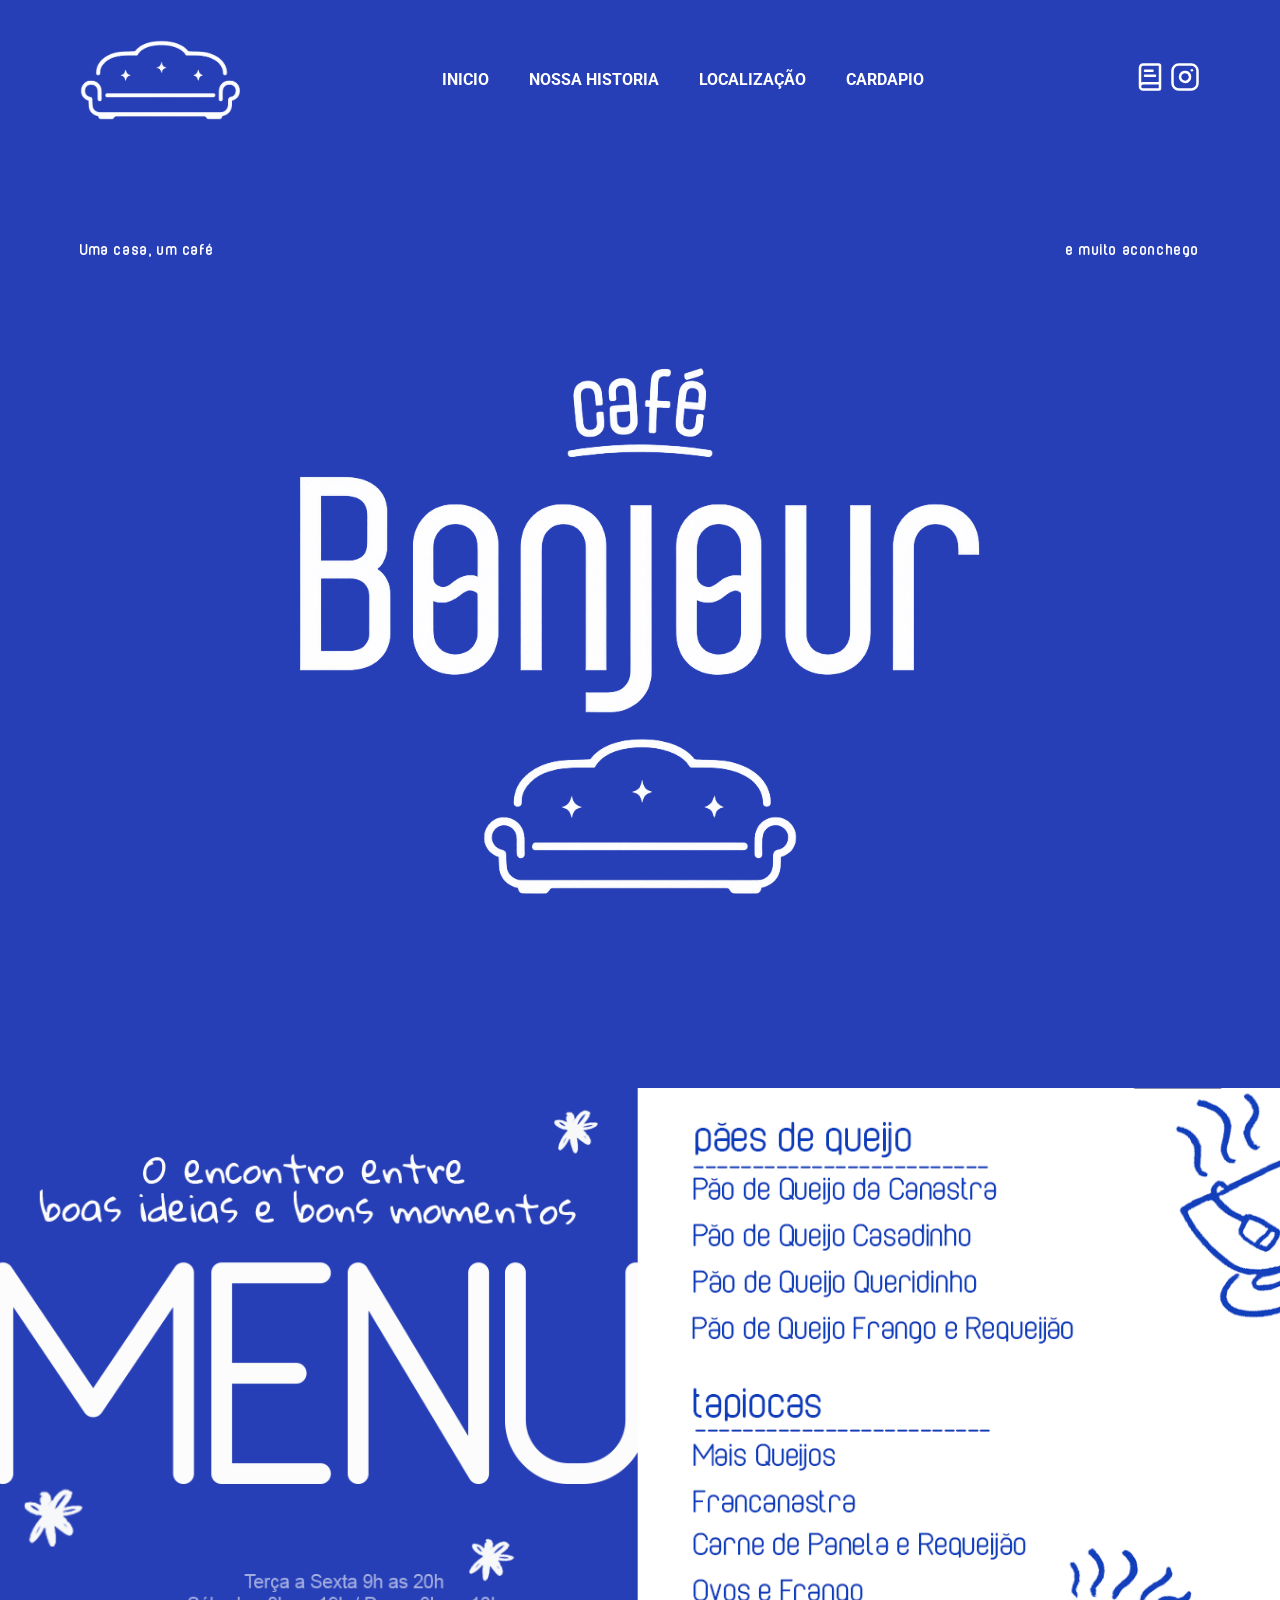
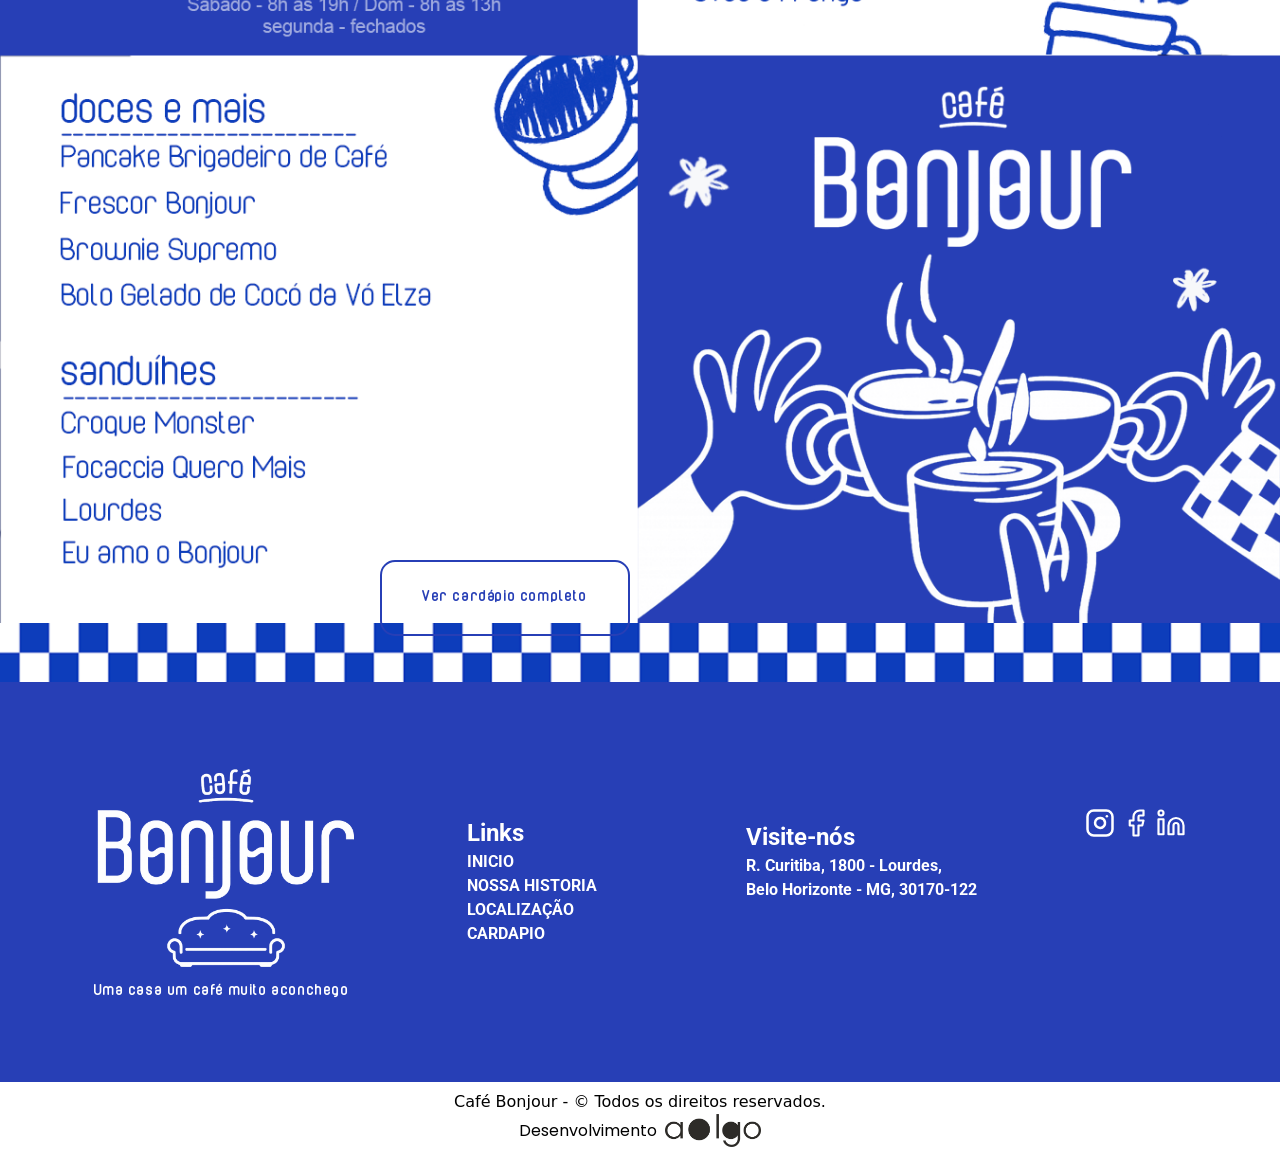
<file: cardapio.html>
<!DOCTYPE html>
<html lang="pt-br">

<head>
    <meta charset="UTF-8">
    <meta name="viewport" content="width=device-width, initial-scale=1.0">
    <title>Café Bonjour - Cardápio</title>
    <link rel="icon" href="img/favicon.png" type="image/png">

    <!--- Fontes do Google (só as que o site usa) --->
    <link rel="preconnect" href="https://fonts.googleapis.com">
    <link rel="preconnect" href="https://fonts.gstatic.com" crossorigin>
    <link href="https://fonts.googleapis.com/css2?family=Open+Sans:wght@400;700&family=Poppins:wght@400&family=Roboto:wght@400;700&display=swap" rel="stylesheet">

    <link rel="stylesheet" href="style.css">
</head>

<body class="pagina-cardapio">
    <!--- Ícones (declarados uma vez e reutilizados com <use>) --->
    <svg width="0" height="0" style="position:absolute" aria-hidden="true">
        <symbol id="i-livro" viewBox="0 0 24 24">
            <path d="M4 19.5v-15A2.5 2.5 0 0 1 6.5 2H19a1 1 0 0 1 1 1v18a1 1 0 0 1-1 1H6.5a1 1 0 0 1 0-5H20" />
            <path d="M8 11h8" />
            <path d="M8 7h6" />
        </symbol>
        <symbol id="i-instagram" viewBox="0 0 24 24">
            <rect width="20" height="20" x="2" y="2" rx="5" ry="5" />
            <path d="M16 11.37A4 4 0 1 1 12.63 8 4 4 0 0 1 16 11.37z" />
            <line x1="17.5" x2="17.51" y1="6.5" y2="6.5" />
        </symbol>
        <symbol id="i-facebook" viewBox="0 0 24 24">
            <path d="M18 2h-3a5 5 0 0 0-5 5v3H7v4h3v8h4v-8h3l1-4h-4V7a1 1 0 0 1 1-1h3z" />
        </symbol>
        <symbol id="i-linkedin" viewBox="0 0 24 24">
            <path d="M16 8a6 6 0 0 1 6 6v7h-4v-7a2 2 0 0 0-2-2 2 2 0 0 0-2 2v7h-4v-7a6 6 0 0 1 6-6z" />
            <rect width="4" height="12" x="2" y="9" />
            <circle cx="4" cy="4" r="2" />
        </symbol>
        <symbol id="i-menu" viewBox="0 0 24 24">
            <path d="M3 5h18" />
            <path d="M3 12h18" />
            <path d="M3 19h18" />
        </symbol>
    </svg>

    <!--- Fundo desfocado do cartão --->
    <div id="blurFundo" class="fundo-blur"></div>
    <!--- DESKTOP --->
    <div class="layout-desktop">
        <header class="cabecalho">
            <div class="cabecalho__conteudo">
                <!--- Logo --->
                <div class="cabecalho__logo">
                    <img src="img/header/sofá.png" alt="Sofá do Café Bonjour">
                </div>

                <!--- Menu --->
                <nav class="menu">
                    <ul class="menu__lista">
                        <li><a class="link-menu" href="index.html#inicio">INICIO</a></li>
                        <li><a class="link-menu" href="index.html#historia">NOSSA HISTORIA</a></li>
                        <li><a class="link-menu" href="index.html#localizacao">LOCALIZAÇÃO</a></li>
                        <li><a class="link-menu" href="index.htmlcardapio.html">CARDAPIO</a></li>
                    </ul>
                </nav>

                <!--- Espaço (mantém o alinhamento original do menu) --->
                <div class="cabecalho__espaco" aria-hidden="true"></div>

                <div>
                    <!--- Cartão --->
                    <button type="button" class="btn-cartao botao-icone" aria-label="Abrir cartão">
                        <svg class="icone"><use href="#i-livro"></use></svg>
                    </button>
                    <a target="_blank" rel="noopener noreferrer" href="https://www.instagram.com/cafebonjourbh/"><button type="button" class="botao-icone">
                            <svg class="icone"><use href="#i-instagram"></use></svg>
                        </button></a>
                </div>
            </div>
        </header>

    <main>
        <div class="cardapio__chamada">
            <h3>Uma casa, um café </h3>
            <h3>e muito aconchego</h3>
        </div>
        <div class="cardapio__logo">
            <img src="img/header/logo.png" alt="Logo Café Bonjour">
        </div>

        <!--- CARDÁPIO --->
        <div>
            <img class="cardapio__imagem" src="img/cardapio/cardapio.png" alt="Cardápio">

            <a href="https://menu.restaurantguru.com/m3/Cafe-Bonjour-Cafe-menu-7er-2.jpg" target="_blank" rel="noopener noreferrer">
                <button type="button" class="botao-cardapio">Ver cardápio completo</button>
            </a>
        </div>
    </main>

    <!--- DIVISÃO --->
    <div><img src="img/header/divisão.jpg" alt=""></div>

        <footer>
            <div class="rodape__topo">
                <div>
                    <img class="rodape__logo" src="img/header/logo.png" alt="Logo Café Bonjour">
                    <p class="rodape__slogan rodape__slogan--cabo">Uma casa um café muito aconchego</p>
                </div>

                <!--- Links --->
                <nav>
                    <ul class="rodape__lista">
                        <li class="rodape__titulo"><h3>Links</h3></li>
                        <li><a class="link-menu" href="index.html#inicio">INICIO</a></li>
                        <li><a class="link-menu" href="index.html#historia">NOSSA HISTORIA</a></li>
                        <li><a class="link-menu" href="index.html#localizacao">LOCALIZAÇÃO</a></li>
                        <li><a class="link-menu" href="index.htmlcardapio.html">CARDAPIO</a></li>
                    </ul>
                </nav>

                <!--- Endereço --->
                <nav>
                    <ul class="rodape__lista rodape__lista--endereco">
                        <li class="rodape__titulo"><h3>Visite-nós</h3></li>
                        <li><h3>R. Curitiba, 1800 - Lourdes, <br> Belo Horizonte - MG, 30170-122</h3></li>
                    </ul>
                </nav>

                <!--- Redes sociais --->
                <div class="rodape__redes">
                    <a target="_blank" rel="noopener noreferrer" href="https://www.instagram.com/cafebonjourbh/"><button type="button" class="botao-icone">
                            <svg class="icone"><use href="#i-instagram"></use></svg>
                        </button></a>
                    <a target="_blank" rel="noopener noreferrer" href="https://www.facebook.com/p/cafebonjourbh-100092669273430/"><button type="button" class="botao-icone">
                            <svg class="icone icone--fino"><use href="#i-facebook"></use></svg>
                        </button></a>
                    <a target="_blank" rel="noopener noreferrer" href="https://www.linkedin.com/company/caf%C3%A9-bonjour-bh/"><button type="button" class="botao-icone">
                            <svg class="icone icone--fino"><use href="#i-linkedin"></use></svg>
                        </button></a>
                </div>
            </div>

            <div class="rodape__base">
                <div class="rodape__linha">
                    <h3>Café Bonjour - © Todos os direitos reservados.</h3>
                </div>
                <div>
                    <span class="rodape__linha rodape__dev">
                        Desenvolvimento
                        <a target="_blank" rel="noopener noreferrer" href="link do meu portfolio ou do meu instagram"><img src="img/footer/logoDEV.png" alt="logoDEV"></a>
                    </span>
                </div>
            </div>
        </footer>
    </div>

    <!--- MOBILE --->
    <div class="layout-mobile">
        <header class="m-cabecalho">
            <div class="m-cabecalho__barra">
                <a class="m-cabecalho__logo" href="index.html"><img src="img/header/bonjour.png" alt="Café Bonjour"></a>
                <div class="m-cabecalho__acoes">
                    <button type="button" class="btn-cartao botao-icone" aria-label="Abrir cartão"><svg class="icone icone--mobile"><use href="#i-livro"></use></svg></button>
                    <a class="botao-icone" target="_blank" rel="noopener noreferrer" href="https://www.instagram.com/cafebonjourbh/" aria-label="Instagram"><svg class="icone icone--mobile"><use href="#i-instagram"></use></svg></a>
                    <button id="menu" type="button" class="botao-icone" aria-label="Abrir menu" aria-expanded="false" aria-controls="menu-mobile"><svg class="icone icone--mobile"><use href="#i-menu"></use></svg></button>
                </div>
            </div>
            <nav id="menu-mobile" class="m-menu">
                <ul class="m-menu__lista">
                <li><a class="link-menu" href="index.html#inicio">INICIO</a></li>
                <li><a class="link-menu" href="index.html#historia">NOSSA HISTORIA</a></li>
                <li><a class="link-menu" href="index.html#localizacao">LOCALIZAÇÃO</a></li>
                <li><a class="link-menu" href="cardapio.html">CARDAPIO</a></li>
                </ul>
            </nav>
        </header>

        <main class="m-cardapio">
            <div class="m-cardapio__chamada">
                <h3>Uma casa, um café</h3>
                <h3>e muito aconchego</h3>
            </div>
            <img class="m-cardapio__logo" src="img/header/logo.png" alt="Logo Café Bonjour">
            <img class="m-cardapio__imagem" src="img/cardapio/cardapio.png" alt="Cardápio">
            <div class="m-cardapio__botao">
                <a href="https://menu.restaurantguru.com/m3/Cafe-Bonjour-Cafe-menu-7er-2.jpg" target="_blank" rel="noopener noreferrer">
                    <button type="button" class="botao-cardapio botao-cardapio--estatico">Ver cardápio completo</button>
                </a>
            </div>
        </main>

        <div><img src="img/header/divisão.jpg" alt=""></div>

        <footer class="m-rodape">
            <div class="m-rodape__marca">
                <img class="m-rodape__logo" src="img/header/logo.png" alt="Logo Café Bonjour">
                <p>Uma casa um café muito aconchego</p>
            </div>
            <div>
                <h3 class="m-rodape__titulo">Links</h3>
                <ul class="m-rodape__links">
                <li><a class="link-menu" href="index.html#inicio">INICIO</a></li>
                <li><a class="link-menu" href="index.html#historia">NOSSA HISTORIA</a></li>
                <li><a class="link-menu" href="index.html#localizacao">LOCALIZAÇÃO</a></li>
                <li><a class="link-menu" href="cardapio.html">CARDAPIO</a></li>
                </ul>
            </div>
            <div>
                <h3 class="m-rodape__titulo">Visite-nós</h3>
                <p>R. Curitiba, 1800 - Lourdes,<br>Belo Horizonte - MG, 30170-122</p>
            </div>
            <div class="m-rodape__redes">
                <a class="botao-icone" target="_blank" rel="noopener noreferrer" href="https://www.instagram.com/cafebonjourbh/" aria-label="Instagram"><svg class="icone icone--mobile"><use href="#i-instagram"></use></svg></a>
                <a class="botao-icone" target="_blank" rel="noopener noreferrer" href="https://www.facebook.com/p/cafebonjourbh-100092669273430/" aria-label="Facebook"><svg class="icone icone--mobile icone--fino"><use href="#i-facebook"></use></svg></a>
                <a class="botao-icone" target="_blank" rel="noopener noreferrer" href="https://www.linkedin.com/company/caf%C3%A9-bonjour-bh/" aria-label="LinkedIn"><svg class="icone icone--mobile icone--fino"><use href="#i-linkedin"></use></svg></a>
            </div>
            <div class="m-rodape__base">
                <p>Café Bonjour - © Todos os direitos reservados.</p>
                <span class="m-rodape__dev">
                    Desenvolvimento ECHOOO
                </span>
            </div>
        </footer>
    </div>

    <script src="menuMobile.js"></script>
    <script src="script.js"></script>
</body>

</html>
</file>
<file: style.css>
/* ---------- 1. VARIÁVEIS ---------- */
:root {
  --azul: #273fb6;
  --branco: #fff;
  --ease: cubic-bezier(0.23, 1, 0.32, 1);

  /* Altura da faixa quadriculada (divisao.jpg = 2576x120). Ela escala com a
     largura da tela, então usamos a mesma proporção para o café acompanhar. */
  --divisor-h: calc(100vw * 120 / 2576);
  /* O fio de café começa na linha 46 de 339px da imagem (13,6% da largura).
     Somamos 4% para ele nascer um pouco acima da faixa, no azul do início. */
  --cafe-topo: 0.176;

  --m-titulo-fs: clamp(2.25rem, 12vw, 3.5rem);

  --fonte-padrao: ui-sans-serif, system-ui, sans-serif, "Apple Color Emoji",
    "Segoe UI Emoji", "Segoe UI Symbol", "Noto Color Emoji";
  --fonte-roboto: "Roboto", sans-serif;
  --fonte-opensans: "Open Sans", sans-serif;
  --fonte-poppins: "Poppins", sans-serif;
  /* Se o arquivo da fonte não existir, cai na fonte padrão (igual ao site antigo) */
  --fonte-cabo: "Cabo Rounded", var(--fonte-padrao);
}

@font-face {
  font-family: "Cabo Rounded";
  src: url("fonts/Cabo-Rounded-Regular.otf") format("opentype");
  font-weight: normal;
  font-style: normal;
}

/* ---------- 2. RESET (o que o Tailwind fazia por baixo dos panos) ---------- */
*,
*::before,
*::after {
  box-sizing: border-box;
  margin: 0;
  padding: 0;
  border: 0 solid;
}

html {
  line-height: 1.5;
  -webkit-text-size-adjust: 100%;
  font-family: var(--fonte-padrao);
}

h1, h2, h3, h4, h5, h6 {
  font-size: inherit;
  font-weight: inherit;
}

a {
  color: inherit;
  text-decoration: inherit;
}

ul {
  list-style: none;
}

img, svg, iframe {
  display: block;
  vertical-align: middle;
}

img {
  max-width: 100%;
  height: auto;
}

button {
  font: inherit;
  letter-spacing: inherit;
  color: inherit;
  background: transparent;
  border-radius: 0;
}

/* ---------- 3. CLASSES UTILITÁRIAS (as poucas que se repetem) ---------- */
.sem-clique { pointer-events: none; }

.fonte-roboto  { font-family: var(--fonte-roboto); }
.fonte-opensans { font-family: var(--fonte-opensans); }
.fonte-poppins { font-family: var(--fonte-poppins); }
.fonte-cabo    { font-family: var(--fonte-cabo); }

/* Troca desktop / mobile (antes: "hidden md:block" e "block md:hidden") */
.layout-desktop { display: none; }
.layout-mobile  { display: block; }

@media (min-width: 75rem) {
  .layout-desktop { display: block; }
  .layout-mobile  { display: none; }
}

/* ---------- 4. ÍCONES ---------- */
.icone {
  width: 30px;
  height: 30px;
  fill: none;
  stroke: var(--branco);
  stroke-width: 2;
  stroke-linecap: round;
  stroke-linejoin: round;
}

.icone--fino   { stroke-width: 1.75; }

.botao-icone {
  cursor: pointer;
  transition: all 0.3s var(--ease);
}

/* ---------- 5. LINKS DO MENU ---------- */
.link-menu {
  transition: all 0.3s var(--ease);
}

@media (hover: hover) {
  .link-menu:hover,
  .botao-icone:hover {
    opacity: 0.5;
  }
}

/* ---------- 6. CABEÇALHO ---------- */
.cabecalho {
  background: var(--azul);
}

.cabecalho__conteudo {
  display: flex;
  align-items: center;
  justify-content: space-between;
  padding: 2.5rem 5rem;
}

.cabecalho__logo {
  width: 10rem;
  pointer-events: none;
}

/* Item vazio que existia no flex e mantém o espaçamento original do menu */
.cabecalho__espaco {
  display: block;
}

.menu {
  margin-left: 6rem;
}

.menu__lista {
  display: flex;
  gap: 2.5rem;
  font-family: var(--fonte-roboto);
  font-weight: 700;
  color: var(--branco);
}

/* ---------- 7. INÍCIO ---------- */
.inicio {
  display: flex;
  height: 39.25rem;
  background: var(--azul);
}

.inicio__texto {
  display: flex;
  padding-left: 5rem;
  color: var(--branco);
}

.inicio__titulo {
  font-family: var(--fonte-roboto);
  font-weight: 700;
  font-size: 8rem;
  line-height: 1;
  letter-spacing: -0.025em;
}

.inicio__legenda {
  font-family: var(--fonte-opensans);
  font-size: 1.875rem;
  line-height: 1.2;
}

.inicio__cappuccino {
  position: absolute;
  top: 350px;
  left: 1050px;
  pointer-events: none;
}

/* ---------- 8. NOSSA HISTÓRIA ---------- */
.historia {
  --cafe-w: clamp(170px, 22vw, 300px);   /* largura do café: acompanha a tela */
  position: relative;
  height: 50rem;
  background: var(--branco);
  color: var(--azul);
}

.historia__titulos {
  font-family: var(--fonte-roboto);
  font-weight: 700;
  font-size: 8rem;
  line-height: 1;
  letter-spacing: -0.025em;
}

.historia__titulo {
  position: absolute;
  left: -10rem;
}

.historia__titulo--historia {
  top: 270px;
  transform: rotate(90deg);
}

.historia__titulo--nossa {
  top: 290px;
  transform: translate(11.25rem, 0.625rem) rotate(90deg);
}

/* O texto nunca passa por baixo do café: a largura máxima desconta o
   deslocamento do bloco e a largura da imagem. */
.historia__texto {
  max-width: 700px;
}

.historia__texto--1 {
  max-width: min(700px, calc(100% - 15rem - var(--cafe-w) - 2rem));
  transform: translate(15rem, 2.75rem);
}
.historia__texto--2 {
  max-width: min(700px, calc(100% - 22.5rem - var(--cafe-w) - 2rem));
  transform: translate(22.5rem, 2.75rem);
}
.historia__texto--3 {
  max-width: min(700px, calc(100% - 25rem - var(--cafe-w) - 2rem));
  transform: translate(25rem, 2.75rem);
}

/* Café caindo: colado na direita e ancorado na faixa quadriculada.
   - right: 0 -> nunca sai da tela, com qualquer zoom
   - width em vw -> cresce e diminui junto com a faixa
   - top -> sobe exatamente a altura da faixa (+ o respiro do fio),
            então o fio sempre "nasce" do mesmo ponto da divisória */
.historia__cafe {
  position: absolute;
  z-index: 2;
  right: 0;
  top: calc(-1 * (var(--divisor-h) + var(--cafe-w) * var(--cafe-topo)));
  width: var(--cafe-w);
  pointer-events: none;
}

/* ---------- 9. LOCALIZAÇÃO ----------
   Atenção: esta seção NÃO é "position: relative" de propósito.
   Os itens absolutos abaixo usam a página inteira como referência. */
.localizacao {
  height: 42.5rem;
  background: var(--azul);
}

.localizacao__conteudo {
  font-family: var(--fonte-roboto);
  font-weight: 700;
  font-size: 8rem;
  line-height: 1;
}

.localizacao__titulo {
  position: absolute;
  top: 1870px;
  left: -2.5rem;
  transform: rotate(90deg);
  color: var(--branco);
}

.localizacao__mapa {
  display: flex;
  justify-content: center;
  width: 100%;
}

.localizacao__mapa iframe {
  width: 700px;
  height: 500px;
  margin-left: 100px;
  margin-top: 100px;
  border: 0;
}

.localizacao__mao {
  position: absolute;
  top: 1849px;
  left: 0;
  pointer-events: none;
}

.localizacao__xicara {
  position: absolute;
  top: 1700px;
  left: 800px;
  width: 12rem;
  transform: rotate(12deg);
  pointer-events: none;
}

/* ---------- 10. RODAPÉ ---------- */
.rodape__topo {
  display: flex;
  justify-content: space-around;
  align-items: center;
  height: 25rem;
  padding: 0 2.5rem;
  background: var(--azul);
}

.rodape__logo {
  width: 16.5rem;
  pointer-events: none;
}

.rodape__slogan {
  font-family: var(--fonte-roboto);
  font-weight: 700;
  color: var(--branco);
}

.rodape__slogan--cabo {
  font-family: var(--fonte-cabo);
  letter-spacing: 0.1em;
}

.rodape__lista {
  font-family: var(--fonte-roboto);
  font-weight: 700;
  color: var(--branco);
}

.rodape__lista--endereco {
  margin-bottom: 2.5rem;
}

/* Margem que o "space-x-10" do Tailwind aplicava: alarga a coluna e
   mantém o espaçamento original entre as colunas do rodapé */
.rodape__lista > li:not(:last-child) {
  margin-right: 2.5rem;
}

.rodape__titulo {
  font-size: 1.5rem;
  line-height: 1.3333;
}

.rodape__redes {
  margin-bottom: 7rem;
}

.rodape__base {
  height: 4.5rem;
  padding: 0.5rem 0;
  background: var(--branco);
}

.rodape__linha {
  display: flex;
  align-items: center;
  justify-content: center;
  gap: 0.5rem;
}

.rodape__dev {
  font-family: var(--fonte-poppins);
}

.rodape__dev img {
  width: 6rem;
}

/* ---------- 11. PÁGINA DO CARDÁPIO ---------- */
.pagina-cardapio {
  background: var(--azul);
}

.cardapio__chamada {
  display: flex;
  justify-content: space-between;
  margin-top: 5rem;
  padding: 0 5rem;
  font-family: var(--fonte-cabo);
  font-weight: 700;
  letter-spacing: 0.1em;
  color: var(--branco);
}

.cardapio__logo {
  display: flex;
  justify-content: center;
  margin-bottom: 10rem;
}

.cardapio__logo img {
  width: 700px;
  margin-top: 5rem;
  pointer-events: none;
}

.cardapio__imagem {
  pointer-events: none;
}

/* Botão "Ver cardápio completo" (posição absoluta na página, como antes) */
.botao-cardapio {
  position: absolute;
  top: 2160px;
  left: 380px;
  display: inline-block;
  min-height: 3.75em;
  margin: 0;
  padding: 1.5em 2.5em;
  border: 2.5px solid var(--azul);
  border-radius: 0.9375em;
  background: transparent;
  color: var(--azul);
  font-family: var(--fonte-cabo);
  font-size: 16px;
  font-weight: 600;
  line-height: 1.5;
  letter-spacing: 0.1em;
  text-align: center;
  text-decoration: none;
  cursor: pointer;
  outline: none;
  appearance: none;
  user-select: none;
  touch-action: manipulation;
  will-change: transform;
  transition: all 0.3s var(--ease);
}

.botao-cardapio:focus-visible {
  outline: 2px solid var(--azul);
  outline-offset: 3px;
}

.botao-cardapio:disabled {
  pointer-events: none;
}

@media (hover: hover) {
  .botao-cardapio:hover {
    background: var(--azul);
    color: var(--branco);
    box-shadow: 0 10px 15px -3px rgb(0 0 0 / 0.1), 0 4px 6px -4px rgb(0 0 0 / 0.1);
    transform: translateY(-0.125rem);
  }
}

.botao-cardapio:active {
  box-shadow: none;
  transform: translateY(0);
}

/* ---------- 12. CARTÃO (abre ao clicar no ícone do livro) ---------- */
.fundo-blur {
  position: fixed;
  inset: 0;
  z-index: 9990;
  background: rgb(0 0 0 / 0.4);
  -webkit-backdrop-filter: blur(12px);
  backdrop-filter: blur(12px);
  opacity: 0;
  pointer-events: none;
  transition: opacity 0.3s;
}

.fundo-blur--ativo {
  opacity: 1;
  pointer-events: auto;
}

.cartao {
  position: fixed;
  top: 50%;
  left: 50%;
  z-index: 9999;
  width: 500px;
  max-width: 90vw;
  height: 300px;
  perspective: 1200px;
  opacity: 0;
  transform: translate(-50%, -50%) scale(0.5);
  transition: all 0.3s;
}

.cartao--visivel {
  opacity: 1;
  transform: translate(-50%, -50%) scale(1);
}

.cartao__giro {
  position: relative;
  width: 100%;
  height: 100%;
  transform-style: preserve-3d;
  transition: transform 0.5s ease;
  cursor: pointer;
}

.cartao__giro--virado {
  transform: rotateY(180deg);
}

.cartao__face {
  position: absolute;
  top: 50%;
  left: 50%;
  width: 100%;
  object-fit: contain;
  backface-visibility: hidden;
  -webkit-backface-visibility: hidden;
}

.cartao__face--frente {
  transform: translate(-50%, -50%);
}

.cartao__face--verso {
  transform: translate(-50%, -50%) rotateY(180deg);
}

/* =========================================================
   13. VERSÃO CELULAR (telas menores que 48rem / 768px)
   O desktop acima não muda; estas classes só aparecem em .layout-mobile
   ========================================================= */
.icone--mobile {
  width: 26px;
  height: 26px;
}

/* Cabeçalho fixo no topo, com menu que abre e fecha */
.m-cabecalho {
  position: sticky;
  top: 0;
  z-index: 100;
  background: var(--azul);
}

.m-cabecalho__barra {
  display: flex;
  align-items: center;
  justify-content: space-between;
  padding: 0.875rem 1.25rem;
}

.m-cabecalho__logo {
  display: block;
  width: 7rem;
}

.m-cabecalho__acoes {
  display: flex;
  align-items: center;
  gap: 1rem;
}

.m-cabecalho__acoes > * {
  display: flex;
}

.m-menu {
  max-height: 0;
  overflow: hidden;
  transition: max-height 0.35s var(--ease);
}

.m-menu--aberto {
  max-height: 20rem;
}

.m-menu__lista {
  padding: 0 1.25rem 0.75rem;
  font-family: var(--fonte-roboto);
  font-weight: 700;
  color: var(--branco);
}

.m-menu__lista a {
  display: block;
  padding: 0.875rem 0;
  border-top: 1px solid rgb(255 255 255 / 0.2);
}

/* Títulos de seção */
.m-titulo {
  font-family: var(--fonte-roboto);
  font-weight: 700;
  font-size: var(--m-titulo-fs);
  line-height: 1;
  letter-spacing: -0.025em;
}

/* Início */
.m-inicio {
  padding: 2rem 1.25rem 0;
  overflow: hidden;
  background: var(--azul);
  color: var(--branco);
  scroll-margin-top: 4rem;
}

.m-inicio__titulo {
  font-family: var(--fonte-roboto);
  font-weight: 700;
  font-size: clamp(2.5rem, 13vw, 3.75rem);
  line-height: 1;
  letter-spacing: -0.025em;
}

.m-inicio__legenda {
  display: block;
  margin: 0.375rem 0;
  font-family: var(--fonte-opensans);
  font-size: 1.125rem;
  line-height: 1.3;
}

.m-inicio__imagens {
  display: flex;
  align-items: flex-end;
  justify-content: center;
  gap: 1rem;
  margin-top: 1.5rem;
}

.m-inicio__imagens img {
  width: 42%;
  pointer-events: none;
}

/* Nossa história */
.m-historia {
  padding: 2.5rem 1.25rem;
  background: var(--branco);
  color: var(--azul);
  scroll-margin-top: 4rem;
}

.m-historia__corpo {
  display: flow-root;   /* contém o café mesmo se o texto for mais curto */
  margin-top: 1.5rem;
}

.m-historia__texto p + p {
  margin-top: 1rem;
}

/* Mesma ideia do desktop: o café sobe até a faixa quadriculada e fica
   colado na borda direita. O texto contorna só a parte da imagem que desce
   para dentro da seção (float). A margem de cima negativa soma:
   respiro da seção + título (2 linhas) + margem do corpo + faixa + topo do fio. */
.m-historia {
  --m-cafe-w: clamp(4.5rem, 26vw, 8rem);
}

.m-historia__cafe {
  float: right;
  position: relative;
  z-index: 2;
  width: var(--m-cafe-w);
  margin:
    calc(-1 * (2.5rem + 2 * var(--m-titulo-fs) + 1.5rem + var(--divisor-h) + var(--m-cafe-w) * var(--cafe-topo)))
    -1.25rem 0 1rem;
  pointer-events: none;
}

/* Localização */
.m-localizacao {
  padding: 2.5rem 1.25rem;
  background: var(--azul);
  color: var(--branco);
  scroll-margin-top: 4rem;
}

.m-localizacao__topo {
  display: flex;
  align-items: center;
  justify-content: space-between;
}

.m-localizacao__xicara {
  width: 5rem;
  transform: rotate(12deg);
  pointer-events: none;
}

.m-localizacao__mapa {
  width: 100%;
  height: 18rem;
  margin-top: 1.5rem;
  border: 0;
}

.m-localizacao__endereco {
  margin-top: 1rem;
  font-family: var(--fonte-roboto);
  font-weight: 700;
}

/* Rodapé */
.m-rodape {
  display: flex;
  flex-direction: column;
  align-items: center;
  gap: 2rem;
  padding-top: 2.5rem;
  background: var(--azul);
  color: var(--branco);
  font-family: var(--fonte-roboto);
  font-weight: 700;
  text-align: center;
}

.m-rodape__logo {
  width: 11rem;
  margin: 0 auto 0.5rem;
  pointer-events: none;
}

.m-rodape__titulo {
  margin-bottom: 0.5rem;
  font-size: 1.25rem;
}

.m-rodape__links a {
  display: block;
  padding: 0.25rem 0;
}

.m-rodape__redes {
  display: flex;
  justify-content: center;
  gap: 1.25rem;
}

.m-rodape__redes a {
  display: flex;
}

.m-rodape__base {
  width: 100%;
  margin-top: 0.5rem;
  padding: 0.75rem 1.25rem;
  background: var(--branco);
  color: #000;
  font-size: 0.875rem;
  font-weight: 400;
}

.m-rodape__dev {
  display: flex;
  align-items: center;
  justify-content: center;
  gap: 0.5rem;
  font-family: var(--fonte-poppins);
}

.m-rodape__dev img {
  width: 6rem;
}

/* Página do cardápio no celular */
.m-cardapio__chamada {
  display: flex;
  justify-content: space-between;
  gap: 1rem;
  padding: 1.5rem 1.25rem 0;
  font-family: var(--fonte-cabo);
  font-size: 0.75rem;
  font-weight: 700;
  letter-spacing: 0.1em;
  color: var(--branco);
}

.m-cardapio__logo {
  width: 80%;
  max-width: 20rem;
  margin: 1.5rem auto 2rem;
  pointer-events: none;
}

.m-cardapio__imagem {
  width: 100%;
  pointer-events: none;
}

.m-cardapio__botao {
  padding: 2rem 1.25rem;
  background: var(--branco);
  text-align: center;
}

.botao-cardapio--estatico {
  position: static;
}
</file>
